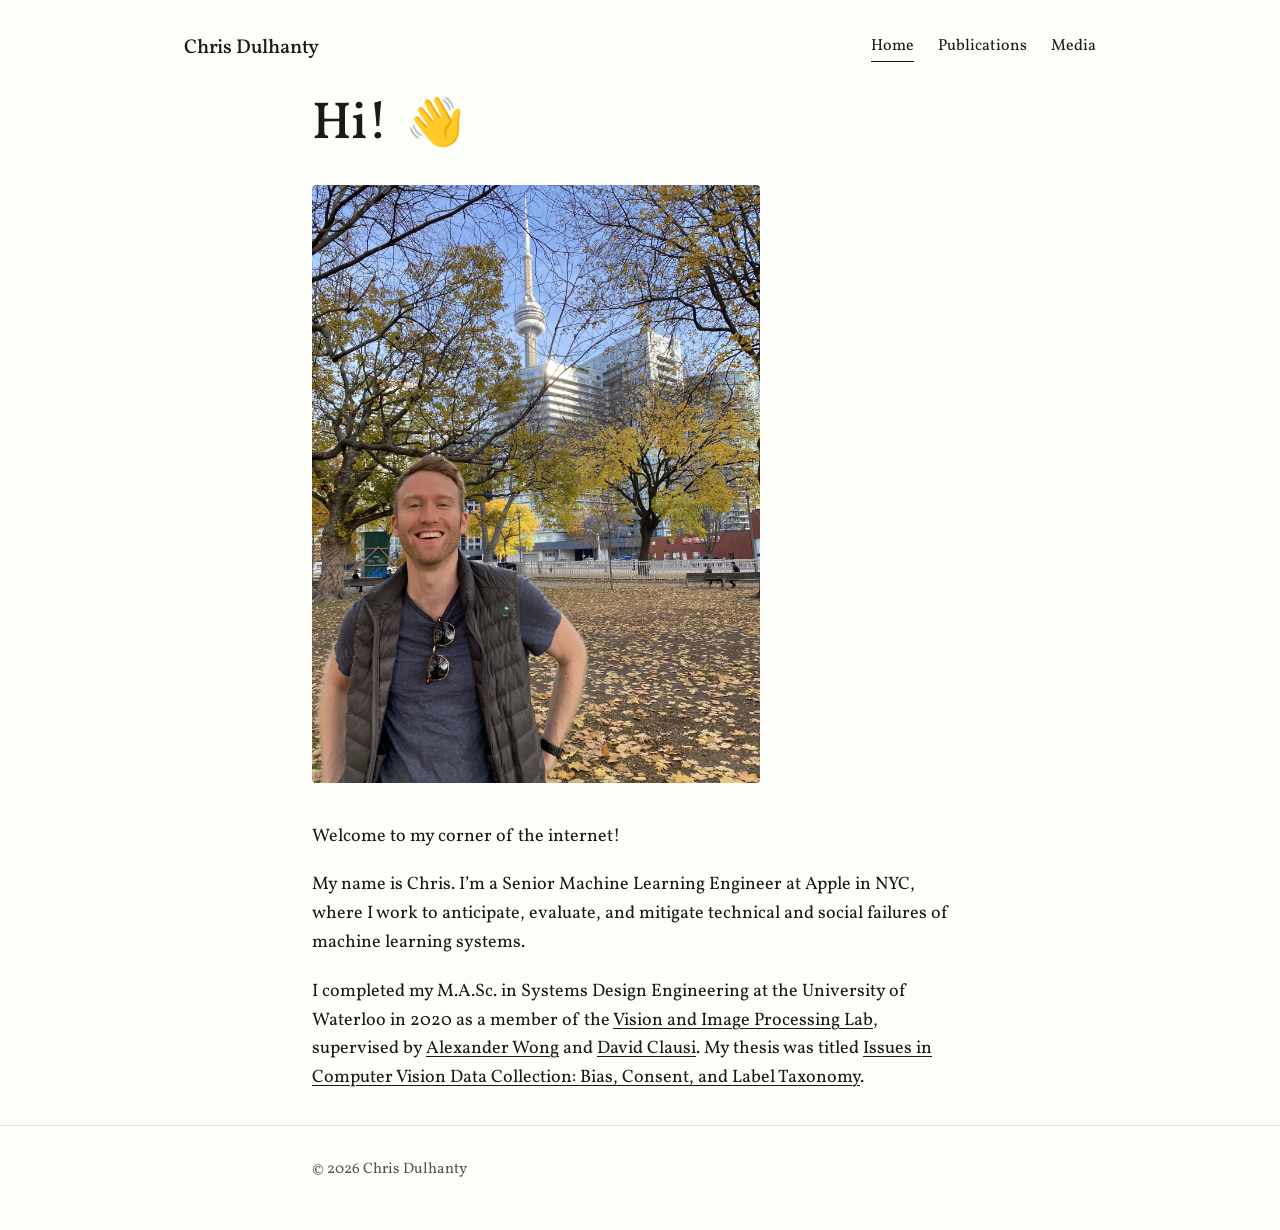
<file: index.html>
<!doctype html>
<html lang="en-US">
<head>
  <meta charset="utf-8" />
  <meta name="viewport" content="width=device-width, initial-scale=1" />
  <title>Chris Dulhanty</title>
  <meta name="description" content="Chris Dulhanty — Senior Machine Learning Engineer at Apple." />
  <meta name="author" content="Chris Dulhanty" />
  <link rel="canonical" href="https://chrisdulhanty.com/" />
  <link rel="stylesheet" href="styles.css" />
  <link rel="icon" href="data:image/svg+xml,<svg xmlns=%22http://www.w3.org/2000/svg%22 viewBox=%220 0 100 100%22><text y=%22.85em%22 font-size=%2290%22 font-family=%22serif%22>C</text></svg>" />
</head>
<body>
  <a class="skip-link" href="#main">Skip to content</a>

  <header class="site-header">
    <div class="container header-inner">
      <p class="site-title"><a href="./">Chris Dulhanty</a></p>
      <nav class="site-nav" aria-label="Primary">
        <a href="./" class="active">Home</a>
        <a href="publications.html">Publications</a>
        <a href="media.html">Media</a>
      </nav>
    </div>
  </header>

  <main id="main" class="container">
    <h1 class="page-title">Hi! <span class="wave" aria-hidden="true">👋</span></h1>

    <figure class="profile">
      <img src="assets/images/profile.jpg" alt="Portrait of Chris Dulhanty" width="768" height="1024" />
    </figure>

    <div class="prose">
      <p>Welcome to my corner of the internet!</p>

      <p>
        My name is Chris. I&rsquo;m a Senior Machine Learning Engineer at
        Apple in NYC, where I work to anticipate, evaluate, and mitigate
        technical and social failures of machine learning systems.
      </p>

      <p>
        I completed my M.A.Sc. in Systems Design Engineering at the
        University of Waterloo in 2020 as a member of the
        <a href="https://uwaterloo.ca/vision-image-processing-lab/" rel="noopener">Vision
        and Image Processing Lab</a>, supervised by
        <a href="http://www.eng.uwaterloo.ca/~a28wong/" rel="noopener">Alexander Wong</a>
        and
        <a href="https://uwaterloo.ca/systems-design-engineering/profile/dclausi" rel="noopener">David Clausi</a>.
        My thesis was titled
        <a href="https://uwspace.uwaterloo.ca/handle/10012/16414" rel="noopener">Issues in Computer Vision Data Collection: Bias, Consent, and Label Taxonomy</a>.
      </p>
    </div>
  </main>

  <footer class="site-footer">
    <div class="container">
      <p>&copy; <span id="year">2026</span> Chris Dulhanty</p>
    </div>
  </footer>

  <script>document.getElementById('year').textContent = new Date().getFullYear();</script>
</body>
</html>
</file>
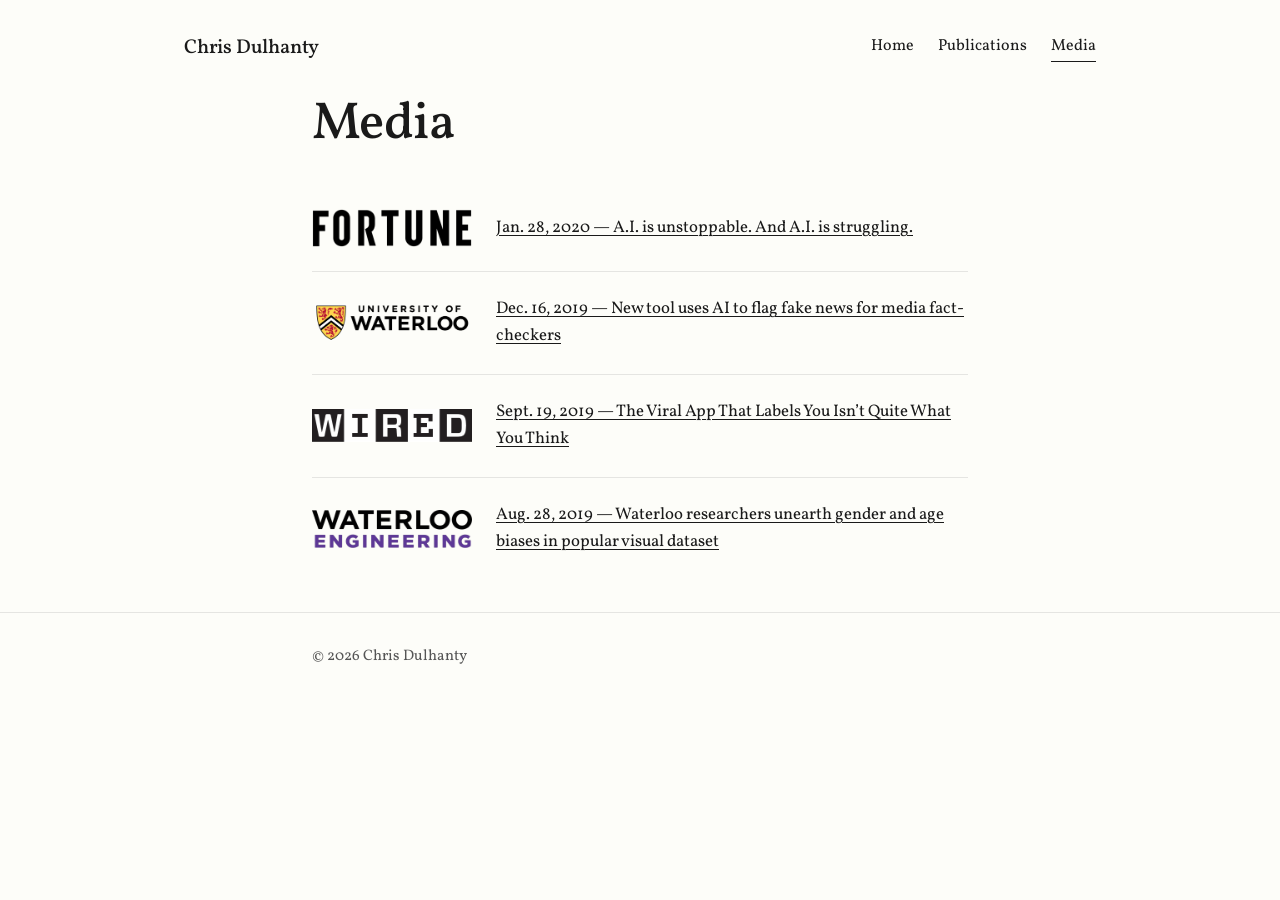
<file: media.html>
<!doctype html>
<html lang="en-US">
<head>
  <meta charset="utf-8" />
  <meta name="viewport" content="width=device-width, initial-scale=1" />
  <title>Media – Chris Dulhanty</title>
  <meta name="description" content="Press coverage of Chris Dulhanty's research." />
  <link rel="canonical" href="https://chrisdulhanty.com/media.html" />
  <link rel="stylesheet" href="styles.css" />
  <link rel="icon" href="data:image/svg+xml,<svg xmlns=%22http://www.w3.org/2000/svg%22 viewBox=%220 0 100 100%22><text y=%22.85em%22 font-size=%2290%22 font-family=%22serif%22>C</text></svg>" />
</head>
<body>
  <a class="skip-link" href="#main">Skip to content</a>

  <header class="site-header">
    <div class="container header-inner">
      <p class="site-title"><a href="./">Chris Dulhanty</a></p>
      <nav class="site-nav" aria-label="Primary">
        <a href="./">Home</a>
        <a href="publications.html">Publications</a>
        <a href="media.html" class="active">Media</a>
      </nav>
    </div>
  </header>

  <main id="main" class="container">
    <h1 class="page-title">Media</h1>

    <ul class="media-list">
      <li class="media-item">
        <img class="media-logo" src="assets/images/fortune.png" alt="Fortune" />
        <a href="https://fortune.com/2020/01/28/a-i-is-unstoppable-and-a-i-is-struggling/" rel="noopener">
          Jan. 28, 2020 &mdash; A.I. is unstoppable. And A.I. is struggling.
        </a>
      </li>

      <li class="media-item">
        <img class="media-logo" src="assets/images/uwaterloo.png" alt="University of Waterloo" />
        <a href="https://uwaterloo.ca/news/news/new-tool-uses-ai-flag-fake-news-media-fact-checkers" rel="noopener">
          Dec. 16, 2019 &mdash; New tool uses AI to flag fake news for media fact-checkers
        </a>
      </li>

      <li class="media-item">
        <img class="media-logo" src="assets/images/wired.png" alt="WIRED" />
        <a href="https://www.wired.com/story/viral-app-labels-you-isnt-what-you-think/" rel="noopener">
          Sept. 19, 2019 &mdash; The Viral App That Labels You Isn&rsquo;t Quite What You Think
        </a>
      </li>

      <li class="media-item">
        <img class="media-logo" src="assets/images/uwaterloo-engineering.png" alt="Waterloo Engineering" />
        <a href="https://uwaterloo.ca/engineering/news/waterloo-researchers-unearth-gender-and-age-biases-popular" rel="noopener">
          Aug. 28, 2019 &mdash; Waterloo researchers unearth gender and age biases in popular visual dataset
        </a>
      </li>
    </ul>
  </main>

  <footer class="site-footer">
    <div class="container">
      <p>&copy; <span id="year">2026</span> Chris Dulhanty</p>
    </div>
  </footer>

  <script>document.getElementById('year').textContent = new Date().getFullYear();</script>
</body>
</html>
</file>
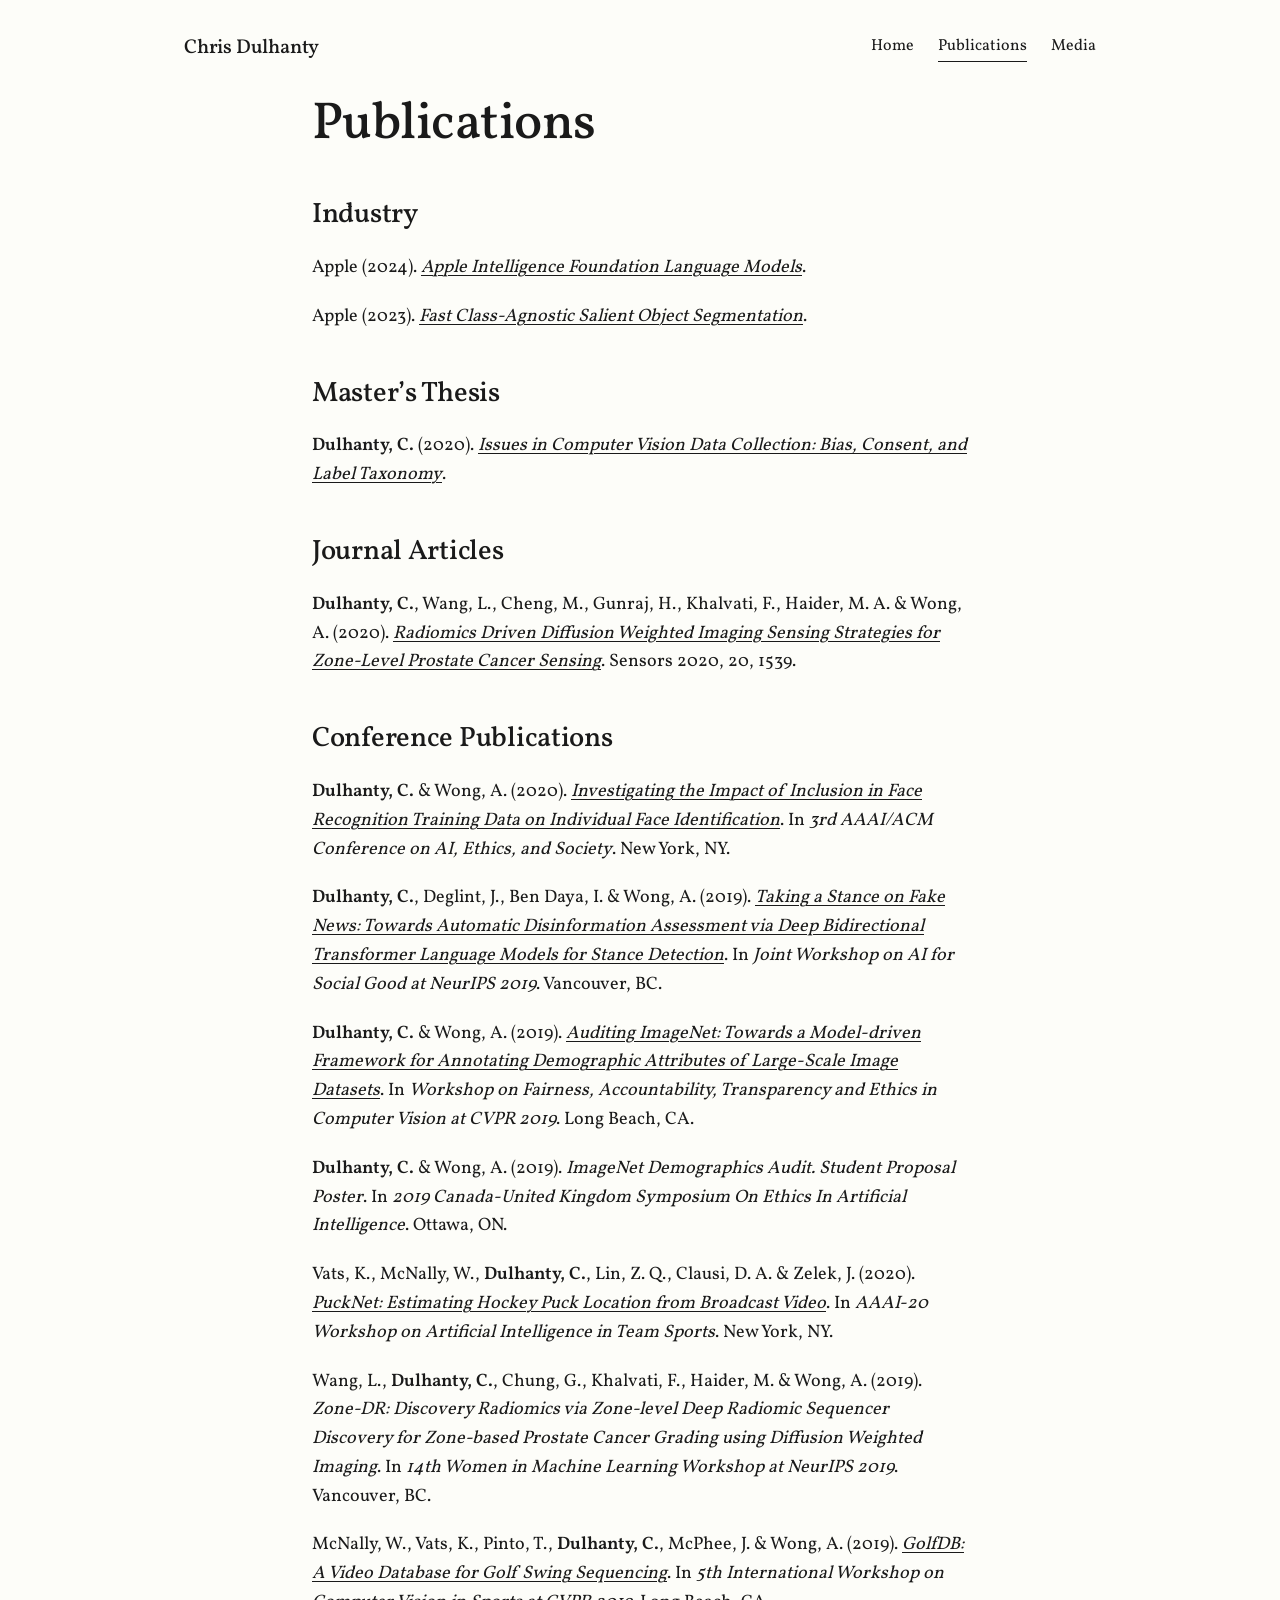
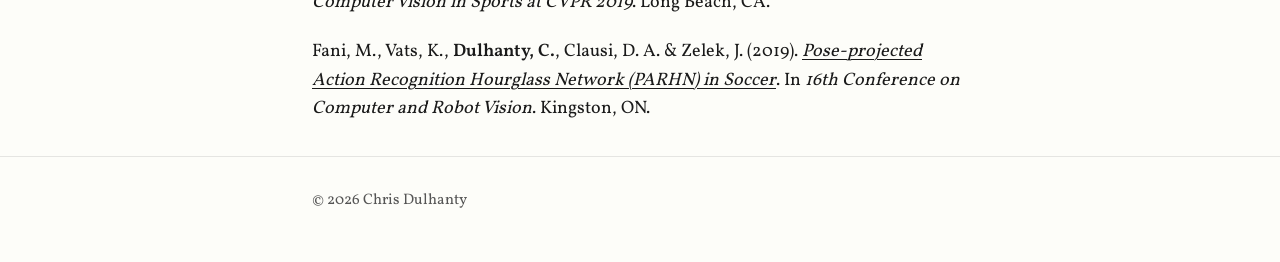
<file: publications.html>
<!doctype html>
<html lang="en-US">
<head>
  <meta charset="utf-8" />
  <meta name="viewport" content="width=device-width, initial-scale=1" />
  <title>Publications – Chris Dulhanty</title>
  <meta name="description" content="Publications by Chris Dulhanty." />
  <link rel="canonical" href="https://chrisdulhanty.com/publications.html" />
  <link rel="stylesheet" href="styles.css" />
  <link rel="icon" href="data:image/svg+xml,<svg xmlns=%22http://www.w3.org/2000/svg%22 viewBox=%220 0 100 100%22><text y=%22.85em%22 font-size=%2290%22 font-family=%22serif%22>C</text></svg>" />
</head>
<body>
  <a class="skip-link" href="#main">Skip to content</a>

  <header class="site-header">
    <div class="container header-inner">
      <p class="site-title"><a href="./">Chris Dulhanty</a></p>
      <nav class="site-nav" aria-label="Primary">
        <a href="./">Home</a>
        <a href="publications.html" class="active">Publications</a>
        <a href="media.html">Media</a>
      </nav>
    </div>
  </header>

  <main id="main" class="container">
    <h1 class="page-title">Publications</h1>

    <div class="prose">
      <h2>Industry</h2>

      <p>
        Apple (2024).
        <em><a href="https://machinelearning.apple.com/research/apple-intelligence-foundation-language-models" rel="noopener">Apple Intelligence Foundation Language Models</a></em>.
      </p>

      <p>
        Apple (2023).
        <em><a href="https://machinelearning.apple.com/research/salient-object-segmentation" rel="noopener">Fast Class-Agnostic Salient Object Segmentation</a></em>.
      </p>

      <h2>Master&rsquo;s Thesis</h2>

      <p>
        <strong>Dulhanty, C.</strong> (2020).
        <em><a href="https://uwspace.uwaterloo.ca/handle/10012/16414" rel="noopener">Issues in Computer Vision Data Collection: Bias, Consent, and Label Taxonomy</a></em>.
      </p>

      <h2>Journal Articles</h2>

      <p>
        <strong>Dulhanty, C.</strong>, Wang, L., Cheng, M., Gunraj, H., Khalvati, F., Haider, M. A. &amp; Wong, A. (2020).
        <em><a href="https://www.mdpi.com/1424-8220/20/5/1539" rel="noopener">Radiomics Driven Diffusion Weighted Imaging Sensing Strategies for Zone-Level Prostate Cancer Sensing</a></em>.
        Sensors 2020, 20, 1539.
      </p>

      <h2>Conference Publications</h2>

      <p>
        <strong>Dulhanty, C.</strong> &amp; Wong, A. (2020).
        <em><a href="https://arxiv.org/abs/2001.03071" rel="noopener">Investigating the Impact of Inclusion in Face Recognition Training Data on Individual Face Identification</a></em>.
        In <em>3rd AAAI/ACM Conference on AI, Ethics, and Society</em>. New York, NY.
      </p>

      <p>
        <strong>Dulhanty, C.</strong>, Deglint, J., Ben Daya, I. &amp; Wong, A. (2019).
        <em><a href="https://arxiv.org/abs/1911.11951" rel="noopener">Taking a Stance on Fake News: Towards Automatic Disinformation Assessment via Deep Bidirectional Transformer Language Models for Stance Detection</a></em>.
        In <em>Joint Workshop on AI for Social Good at NeurIPS 2019</em>. Vancouver, BC.
      </p>

      <p>
        <strong>Dulhanty, C.</strong> &amp; Wong, A. (2019).
        <em><a href="https://arxiv.org/abs/1905.01347" rel="noopener">Auditing ImageNet: Towards a Model-driven Framework for Annotating Demographic Attributes of Large-Scale Image Datasets</a></em>.
        In <em>Workshop on Fairness, Accountability, Transparency and Ethics in Computer Vision at CVPR 2019</em>. Long Beach, CA.
      </p>

      <p>
        <strong>Dulhanty, C.</strong> &amp; Wong, A. (2019).
        <em>ImageNet Demographics Audit. Student Proposal Poster</em>.
        In <em>2019 Canada-United Kingdom Symposium On Ethics In Artificial Intelligence</em>. Ottawa, ON.
      </p>

      <p>
        Vats, K., McNally, W., <strong>Dulhanty, C.</strong>, Lin, Z. Q., Clausi, D. A. &amp; Zelek, J. (2020).
        <em><a href="https://arxiv.org/abs/1912.05107" rel="noopener">PuckNet: Estimating Hockey Puck Location from Broadcast Video</a></em>.
        In <em>AAAI-20 Workshop on Artificial Intelligence in Team Sports</em>. New York, NY.
      </p>

      <p>
        Wang, L., <strong>Dulhanty, C.</strong>, Chung, G., Khalvati, F., Haider, M. &amp; Wong, A. (2019).
        <em>Zone-DR: Discovery Radiomics via Zone-level Deep Radiomic Sequencer Discovery for Zone-based Prostate Cancer Grading using Diffusion Weighted Imaging</em>.
        In <em>14th Women in Machine Learning Workshop at NeurIPS 2019</em>. Vancouver, BC.
      </p>

      <p>
        McNally, W., Vats, K., Pinto, T., <strong>Dulhanty, C.</strong>, McPhee, J. &amp; Wong, A. (2019).
        <em><a href="https://arxiv.org/abs/1903.06528" rel="noopener">GolfDB: A Video Database for Golf Swing Sequencing</a></em>.
        In <em>5th International Workshop on Computer Vision in Sports at CVPR 2019</em>. Long Beach, CA.
      </p>

      <p>
        Fani, M., Vats, K., <strong>Dulhanty, C.</strong>, Clausi, D. A. &amp; Zelek, J. (2019).
        <em><a href="https://ieeexplore.ieee.org/document/8781607" rel="noopener">Pose-projected Action Recognition Hourglass Network (PARHN) in Soccer</a></em>.
        In <em>16th Conference on Computer and Robot Vision</em>. Kingston, ON.
      </p>
    </div>
  </main>

  <footer class="site-footer">
    <div class="container">
      <p>&copy; <span id="year">2026</span> Chris Dulhanty</p>
    </div>
  </footer>

  <script>document.getElementById('year').textContent = new Date().getFullYear();</script>
</body>
</html>
</file>
<file: styles.css>
/* Fonts — served locally, same as the original Twenty Twenty-Five theme */
@font-face {
  font-family: "Vollkorn";
  src: url("assets/fonts/Vollkorn.woff2") format("woff2-variations");
  font-weight: 100 900;
  font-style: normal;
  font-display: swap;
}
@font-face {
  font-family: "Fira Code";
  src: url("assets/fonts/FiraCode.woff2") format("woff2-variations");
  font-weight: 100 900;
  font-style: normal;
  font-display: swap;
}

:root {
  --text: #1a1a1a;
  --muted: #555;
  --bg: #fdfdf9;
  --accent: #1a1a1a;
  --accent-hover: #7e6c39;
  --border: #1a1a1a1a;
  --content-max: 44rem;
  --wide-max: 60rem;
  --serif: "Vollkorn", Georgia, "Times New Roman", serif;
  --mono: "Fira Code", ui-monospace, SFMono-Regular, Menlo, monospace;
}

* { box-sizing: border-box; }

html { -webkit-text-size-adjust: 100%; }

body {
  margin: 0;
  color: var(--text);
  background: var(--bg);
  font-family: var(--serif);
  font-size: 1.125rem;
  line-height: 1.6;
  -webkit-font-smoothing: antialiased;
  text-rendering: optimizeLegibility;
}

a {
  color: var(--accent);
  text-decoration: underline;
  text-underline-offset: 0.18em;
  text-decoration-thickness: 1px;
  transition: color 0.15s ease;
}
a:hover { color: var(--accent-hover); }

.skip-link {
  position: absolute;
  left: -9999px;
  top: auto;
  width: 1px;
  height: 1px;
  overflow: hidden;
}
.skip-link:focus {
  left: 1rem;
  top: 1rem;
  width: auto;
  height: auto;
  background: var(--bg);
  padding: 0.5rem 1rem;
  border: 1px solid var(--border);
  z-index: 100;
}

.container {
  max-width: var(--content-max);
  margin: 0 auto;
  padding: 0 1.5rem;
}

/* --- Header --- */
.site-header {
  padding: 2rem 0 1rem;
}
.header-inner {
  max-width: var(--wide-max);
  display: flex;
  align-items: center;
  justify-content: space-between;
  gap: 1.5rem;
  flex-wrap: wrap;
}
.site-title {
  margin: 0;
  font-size: 1.25rem;
  font-weight: 500;
  letter-spacing: -0.01em;
}
.site-title a {
  color: var(--text);
  text-decoration: none;
}
.site-nav {
  display: flex;
  gap: 1.5rem;
  font-size: 1rem;
}
.site-nav a {
  color: var(--text);
  text-decoration: none;
  padding-bottom: 2px;
  border-bottom: 1px solid transparent;
}
.site-nav a:hover,
.site-nav a.active {
  border-bottom-color: var(--text);
}

/* --- Main content --- */
main { padding: 2rem 0 4rem; }

.page-title {
  font-size: clamp(2.25rem, 5vw, 3.25rem);
  font-weight: 500;
  letter-spacing: -0.01em;
  line-height: 1.1;
  margin: 1rem 0 2rem;
}
.page-title .wave {
  display: inline-block;
  font-size: 0.9em;
  margin-left: 0.2em;
}

.profile {
  margin: 0 0 2.5rem;
}
.profile img {
  display: block;
  width: 100%;
  max-width: 28rem;
  height: auto;
  border-radius: 4px;
}

.prose p {
  margin: 0 0 1.25rem;
}
.prose h2 {
  font-size: 1.75rem;
  font-weight: 500;
  letter-spacing: -0.01em;
  margin: 2.5rem 0 1rem;
}
.prose em {
  font-style: italic;
}
.prose strong {
  font-weight: 600;
}

/* --- Media page --- */
.media-list {
  list-style: none;
  padding: 0;
  margin: 0;
}
.media-item {
  padding: 1.5rem 0;
  border-bottom: 1px solid var(--border);
  display: grid;
  grid-template-columns: 10rem 1fr;
  gap: 1.5rem;
  align-items: center;
}
.media-item:last-child { border-bottom: none; }
.media-logo {
  max-width: 100%;
  max-height: 3rem;
  height: auto;
  width: auto;
  object-fit: contain;
}
.media-item a {
  font-size: 1.05rem;
}

@media (max-width: 560px) {
  .media-item {
    grid-template-columns: 1fr;
    gap: 0.75rem;
  }
  .media-logo {
    max-height: 2.5rem;
    align-self: start;
  }
}

/* --- Footer --- */
.site-footer {
  padding: 2rem 0 3rem;
  color: var(--muted);
  font-size: 0.95rem;
  border-top: 1px solid var(--border);
  margin-top: 2rem;
}
.site-footer p { margin: 0; }

/* --- Dark mode --- */
@media (prefers-color-scheme: dark) {
  :root {
    --text: #ececec;
    --muted: #9a9a9a;
    --bg: #1a1a1a;
    --accent: #ececec;
    --accent-hover: #d6c28a;
    --border: #ffffff1f;
  }
}

/* --- Mobile tuning --- */
@media (max-width: 520px) {
  body { font-size: 1.0625rem; }
  .site-header { padding: 1.25rem 0 0.5rem; }
  .header-inner { gap: 0.75rem; }
  .site-nav { gap: 1rem; }
  main { padding: 1rem 0 3rem; }
}
</file>
